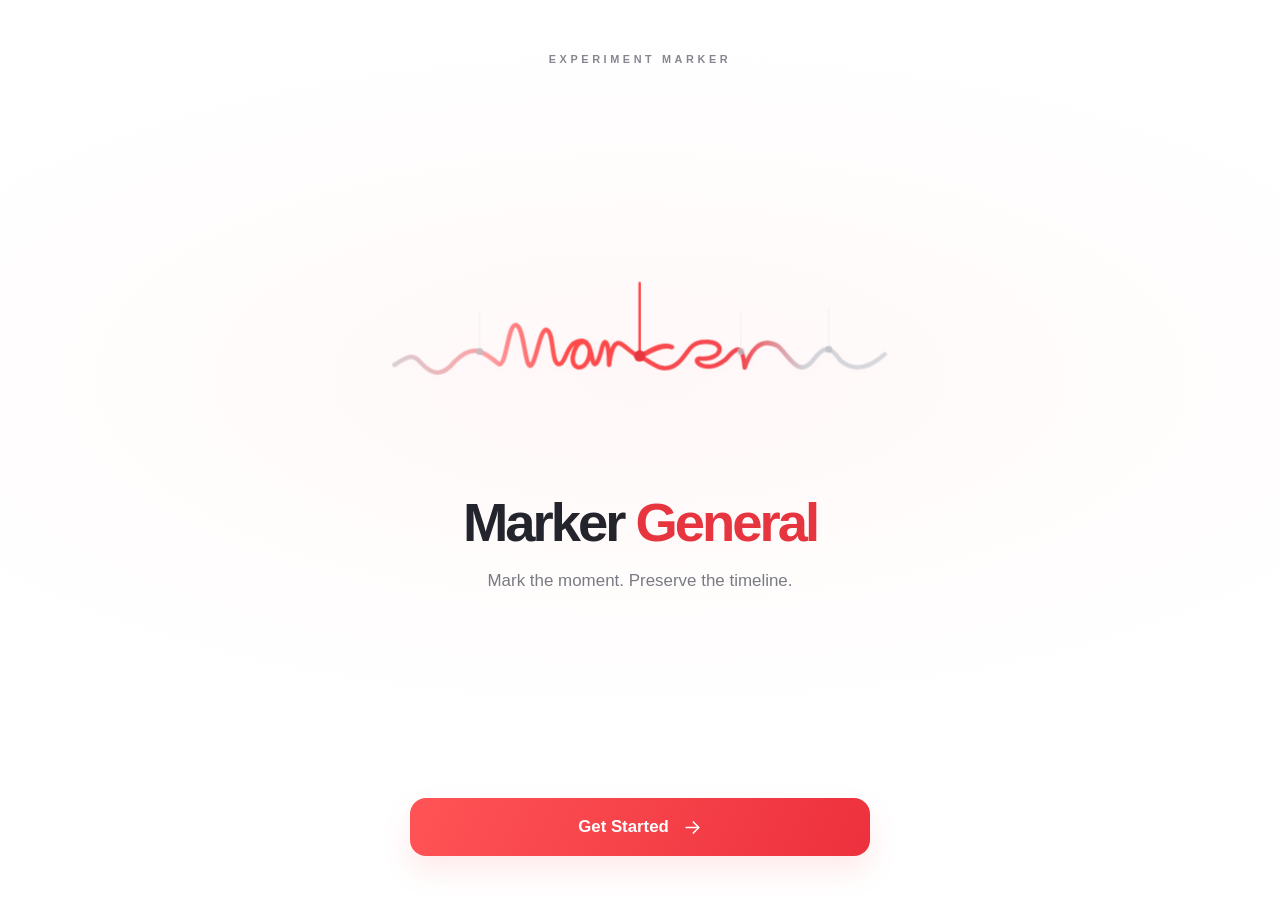
<file: index.html>
<!DOCTYPE html>
<html lang="en">
    <head>
        <link rel="apple-touch-icon" sizes="180x180"
      href="./icons/maryho-180.png">
        <meta charset="UTF-8">
        <meta name="viewport" content="width=device-width, initial-scale=1.0, viewport-fit=cover">
        <title>Experiment Marker General</title>
        <meta name="theme-color" content="#ff4b4b">
        <link rel="manifest" href="manifest.json">
        <link rel="stylesheet" href="style.css">
    </head>
    <body class="app-booting">
        <!-- First-use Welcome is decided AFTER restoring the persistent case. -->
        <div id="welcomeGate" class="welcome-gate" hidden>
            <iframe id="welcomeFrame" class="welcome-frame" title="Experiment Marker welcome" aria-label="Welcome animation"></iframe>
        </div>
        <main class="app">
            <header class="header">
                <div>
                    <div class="eyebrow">EXPERIMENT MARKER</div>
                    <h1>Marker General</h1>
                </div>
                <div id="statusBadge" class="status-badge">READY</div>
            </header>

            <!-- =================================================== READY =================================================== -->
            <section id="readyView" class="view">
                <div class="panel">
                    <label for="caseIdInput">Case ID</label>
                    <input id="caseIdInput" type="text" placeholder="e.g. Case_001" autocomplete="off">
                    <label for="experimentTypeInput">Experiment type</label>
                    <input id="experimentTypeInput" type="text" placeholder="Enter experiment type" autocomplete="off">
                    <label for="eventPresetSelect">Event Preset</label>
                    <select id="eventPresetSelect" class="preset-select" aria-describedby="eventPresetPreview"></select>
                    <div id="eventPresetPreview" class="preset-preview" aria-live="polite"></div>
                    <div class="preset-actions">
                        <button id="newPresetButton" class="utility-button" type="button">+ New Preset</button>
                        <button id="editPresetButton" class="utility-button" type="button">Customize a Copy</button>
                    </div>
                    <button id="startButton" class="primary-button" type="button">START EXPERIMENT</button>
                </div>
                <details class="library-shell" open>
                    <summary>
                        Case Library
                        <span id="libraryCount"></span>
                    </summary>
                    <div id="caseLibrary" class="case-library"></div>
                    <button id="exportAllCsvButton" class="secondary-button" type="button">Export All CSV (.ZIP)</button>
                    <button id="backupLibraryButton" class="secondary-button export-button" type="button">Back Up Case Library</button>
                    <div id="libraryBackupStatus" class="export-note">Archived cases only. The current working case is not included.</div>
                </details>
            </section>

            <!-- =================================================== RUNNING =================================================== -->
            <section id="runningView" class="view hidden">
                <div class="case-strip">
                    <div>
                        <div class="small-label">CASE</div>
                        <div id="runningCaseId" class="case-id"></div>
                    </div>
                    <div class="align-right">
                        <div class="small-label">ACTIVE EVENTS</div>
                        <div id="eventCount" class="count">0</div>
                    </div>
                </div>
                <div class="event-console">
                    <div class="section-title">Mark Event</div>
                    <label for="eventNoteInput">Optional note</label>
                    <input id="eventNoteInput" type="text" placeholder="e.g. difficult trocar, artifact" autocomplete="off">
                    <div id="eventGrid" class="event-grid"></div>
                    <div id="lastRecorded" class="last-recorded hidden">
                        <div>
                            <div class="small-label">LAST ACTIVE EVENT</div>
                            <div id="lastEventName" class="last-event-name"></div>
                        </div>
                        <div id="lastEventElapsed" class="elapsed"></div>
                    </div>
                </div>
                <!-- Calibration -->
                <details class="utility-shell">
                    <summary>Time Calibration</summary>
                    <div class="utility-content">
                        <div class="calibration-grid">
                            <div>
                                <label for="runningReferenceTime">Reference clock</label>
                                <div class="calibration-time-field">
                                    <input id="runningReferenceTime" class="calibration-time-input" type="text" placeholder="HH:MM:SS" autocomplete="off" spellcheck="false">
                                    <button class="calibration-time-trigger" type="button" data-time-target="runningReferenceTime" aria-label="Open time picker">
                                        <svg viewBox="0 0 24 24" aria-hidden="true" focusable="false">
                                            <circle cx="12" cy="12" r="9"></circle>
                                            <path d="M12 7v5l3 2"></path>
                                        </svg>
                                    </button>
                                </div>
                            </div>
                            <div>
                                <label for="runningEegTime">EEG / device clock</label>
                                <div class="calibration-time-field">
                                    <input id="runningEegTime" class="calibration-time-input" type="text" placeholder="HH:MM:SS" autocomplete="off" spellcheck="false">
                                    <button class="calibration-time-trigger" type="button" data-time-target="runningEegTime" aria-label="Open time picker">
                                        <svg viewBox="0 0 24 24" aria-hidden="true" focusable="false">
                                            <circle cx="12" cy="12" r="9"></circle>
                                            <path d="M12 7v5l3 2"></path>
                                        </svg>
                                    </button>
                                </div>
                            </div>
                        </div>
                        <div class="calibration-actions">
                            <button id="runningApplyCalibration" class="utility-button" type="button">Apply Calibration</button>
                            <button id="runningClearCalibration" class="utility-button" type="button">Clear</button>
                        </div>
                        <div id="runningCalibrationStatus" class="calibration-status">Not calibrated</div>
                    </div>
                </details>
                <!-- Timeline -->
                <details class="timeline-shell">
                    <summary>Event Timeline</summary>
                    <div id="timeline" class="timeline"></div>
                </details>
                <div class="correction-actions">
                    <button id="undoButton" class="utility-button" type="button">Undo Last Event</button>
                    <button id="restoreButton" class="utility-button" type="button">Restore</button>
                </div>
                <button id="endButton" class="secondary-button" type="button">End Experiment</button>
            </section>

            <!-- =================================================== COMPLETE =================================================== -->
            <section id="completeView" class="view hidden">
                <div class="complete-card">
                    <div class="small-label">RECORDING COMPLETE</div>
                    <div id="completeCaseId" class="complete-case"></div>
                    <div id="completeSummary" class="complete-summary"></div>
                </div>
                <!-- Calibration -->
                <details class="utility-shell">
                    <summary>Time Calibration</summary>
                    <div class="utility-content">
                        <div class="calibration-grid">
                            <div>
                                <label for="completeReferenceTime">Reference clock</label>
                                <div class="calibration-time-field">
                                    <input id="completeReferenceTime" class="calibration-time-input" type="text" placeholder="HH:MM:SS" autocomplete="off" spellcheck="false">
                                    <button class="calibration-time-trigger" type="button" data-time-target="completeReferenceTime" aria-label="Open time picker">
                                        <svg viewBox="0 0 24 24" aria-hidden="true" focusable="false">
                                            <circle cx="12" cy="12" r="9"></circle>
                                            <path d="M12 7v5l3 2"></path>
                                        </svg>
                                    </button>
                                </div>
                            </div>
                            <div>
                                <label for="completeEegTime">EEG / device clock</label>
                                <div class="calibration-time-field">
                                    <input id="completeEegTime" class="calibration-time-input" type="text" placeholder="HH:MM:SS" autocomplete="off" spellcheck="false">
                                    <button class="calibration-time-trigger" type="button" data-time-target="completeEegTime" aria-label="Open time picker">
                                        <svg viewBox="0 0 24 24" aria-hidden="true" focusable="false">
                                            <circle cx="12" cy="12" r="9"></circle>
                                            <path d="M12 7v5l3 2"></path>
                                        </svg>
                                    </button>
                                </div>
                            </div>
                        </div>
                        <div class="calibration-actions">
                            <button id="completeApplyCalibration" class="utility-button" type="button">Apply Calibration</button>
                            <button id="completeClearCalibration" class="utility-button" type="button">Clear</button>
                        </div>
                        <div id="completeCalibrationStatus" class="calibration-status">Not calibrated</div>
                    </div>
                </details>
                <!-- QC -->
                <div class="complete-section-heading">
                    <div>
                        <div class="small-label">QUALITY CONTROL</div>
                        <div class="section-title compact-title">Event Review</div>
                    </div>
                    <div class="qc-hint">Rename, remove or restore without rewriting event time.</div>
                </div>
                <details class="timeline-shell" open>
                    <summary>Recorded Events</summary>
                    <div id="completeTimeline" class="timeline"></div>
                </details>
                <!-- Export -->
                <div class="finalize-section">
                    <div class="small-label">CASE LIBRARY</div>
                    <div class="section-title compact-title">Archive</div>
                    <button id="saveLibraryButton" class="primary-button export-button" type="button">SAVE TO CASE LIBRARY</button>
                    <div id="librarySaveStatus" class="export-note">Not saved to Case Library.</div>
                    <div class="finalize-divider"></div>
                    <div class="small-label">EXPORT</div>
                    <button id="exportCsvButton" class="secondary-button export-button" type="button">Export CSV</button>
                </div>
                <button id="newCaseButton" class="secondary-button new-case-button" type="button">Discard Case</button>
            </section>
        </main>
        <!-- READY-only preset editor; does not modify a case in progress. -->
        <div id="presetEditorOverlay" class="preset-editor-overlay hidden">
            <section class="preset-editor-dialog" role="dialog" aria-modal="true" aria-labelledby="presetEditorTitle" tabindex="-1">
                <header class="preset-editor-heading">
                    <div>
                        <div class="small-label">GENERAL · EVENT CONFIGURATION</div>
                        <h2 id="presetEditorTitle">Create Preset</h2>
                    </div>
                    <button id="presetEditorClose" class="preset-icon-button" type="button" aria-label="Close editor">×</button>
                </header>
                <label for="presetNameInput">Preset name</label>
                <input id="presetNameInput" type="text" maxlength="60" placeholder="e.g. My Experiment" autocomplete="off">
                <form id="presetAddEventForm" class="preset-add-form">
                    <label for="presetEventInput">Add event</label>
                    <div class="preset-add-row">
                        <input id="presetEventInput" type="text" maxlength="50" placeholder="Enter an event name" autocomplete="off">
                        <button id="presetAddEventButton" class="utility-button" type="submit">+ Add</button>
                    </div>
                </form>
                <div class="preset-editor-preview-heading">
                    <strong>Event Preview</strong>
                    <span id="presetEditorCount" class="small-label">0 EVENTS</span>
                </div>
                <p class="preset-editor-hint">Drag ⠿ to change button order. You can also use ↑ / ↓.</p>
                <div id="presetEditorEvents" class="preset-editor-events" aria-live="polite"></div>
                <div id="presetEditorError" class="preset-editor-error hidden" role="alert"></div>
                <div class="preset-editor-footer">
                    <button id="presetEditorDelete" class="preset-danger-button hidden" type="button">Delete Preset</button>
                    <div class="preset-editor-main-actions">
                        <button id="presetEditorCancel" class="utility-button" type="button">Cancel</button>
                        <button id="presetEditorSave" class="primary-button" type="button">Save Preset</button>
                    </div>
                </div>
                <p class="preset-editor-hint">Saved locally on this device. Case Library backups do not include custom preset settings.</p>
            </section>
        </div>
        <script src="storage.js"></script>
        <script src="app.js"></script>
        <script>
            if ("serviceWorker" in navigator && !["localhost", "127.0.0.1"].includes(location.hostname)) {
                window.addEventListener("load", () => {
                    navigator.serviceWorker.register("./service-worker.js").then((registration) => {
                        console.log("Experiment Marker service worker registered:", registration.scope);
                    }).catch((error) => {
                        console.error("Service worker registration failed:", error);
                    });
                });
            }
        </script>
    </body>
</html>
</file>
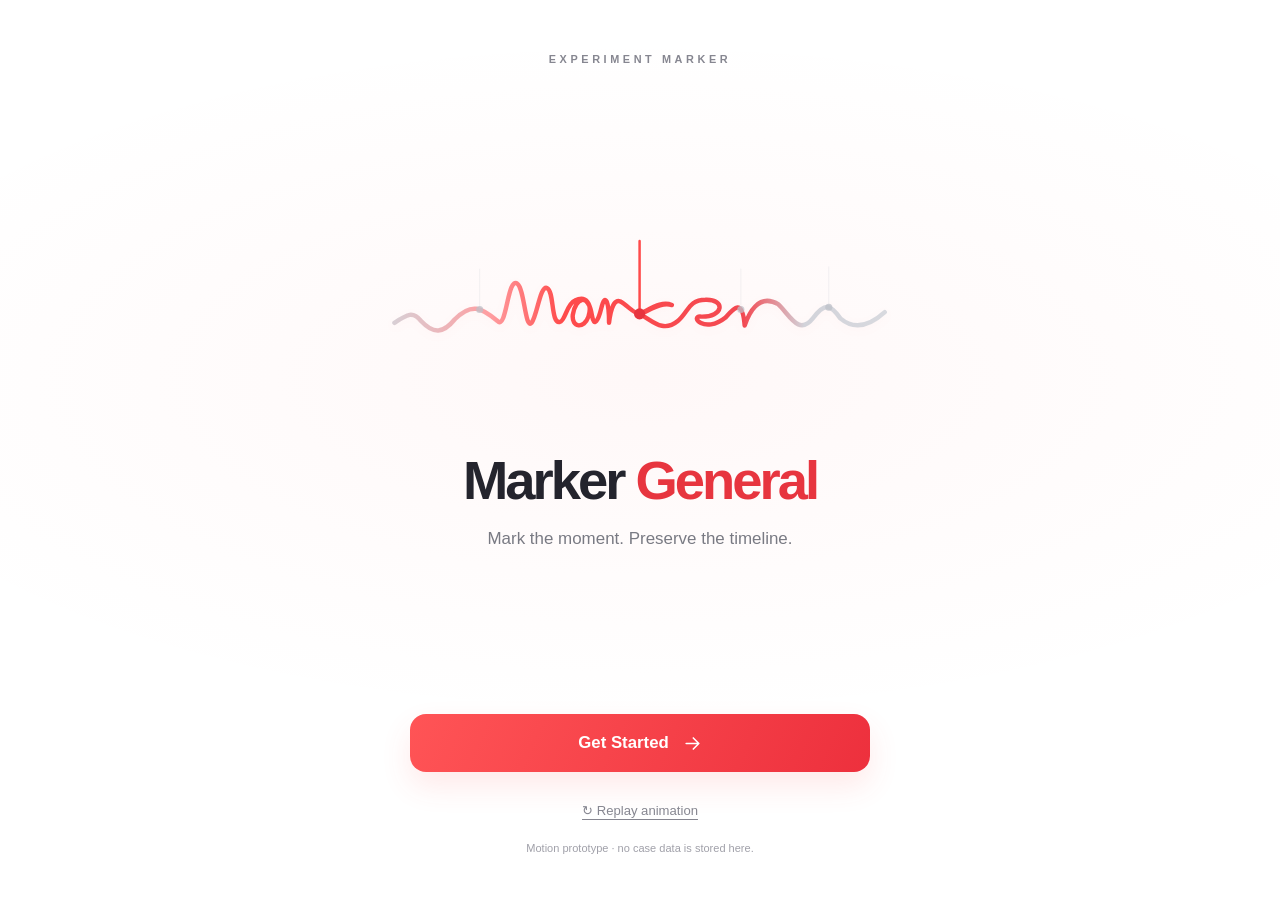
<file: welcome.html>
<!doctype html>
<html lang="en">
<head>
  <meta charset="utf-8">
  <meta name="viewport" content="width=device-width, initial-scale=1, viewport-fit=cover">
  <meta name="theme-color" content="#ffffff">
  <title>Experiment Marker · Welcome</title>
  <style>
    :root {
      --accent: #ff4b4b;
      --accent-deep: #e7353f;
      --ink: #24242d;
      --muted: #868690;
      --border: rgba(36,36,45,.12);
      --draw-time: 1200ms;        /* SVG 曲线画出来所需时间 */
      --marker-delay: 1270ms;     /* 红色标记线开始下落 */
      --ripple-delay: 1650ms;    /* 轻微扩散开始 */
      --title-delay: 1470ms;     /* 品牌文案开始呈现 */
    }
    * { box-sizing: border-box; }
    html { min-height: 100%; background: #fff; }
    body {
      margin: 0;
      min-height: 100svh;
      color: var(--ink);
      font: 16px/1.4 -apple-system, BlinkMacSystemFont, "Segoe UI", sans-serif;
      background: radial-gradient(ellipse 86% 50% at 50% 42%, rgba(255,75,75,.038), transparent 77%), #fff;
      -webkit-font-smoothing: antialiased;
    }
    button { font: inherit; cursor: pointer; touch-action: manipulation; }
    button:focus-visible { outline: 3px solid var(--accent); outline-offset: 4px; }
    .screen {
      width: min(100%, 510px);
      min-height: 100svh;
      margin-inline: auto;
      padding: max(52px, calc(env(safe-area-inset-top) + 32px)) 25px max(44px, calc(env(safe-area-inset-bottom) + 34px));
    }
    .welcome {
      display: flex;
      flex-direction: column;
      align-items: center;
      text-align: center;
      min-height: calc(100svh - max(52px, calc(env(safe-area-inset-top) + 32px)) - max(44px, calc(env(safe-area-inset-bottom) + 34px)));
    }
    .eyebrow {
      color: var(--muted);
      font-size: .68rem;
      font-weight: 750;
      letter-spacing: .33em;
      white-space: nowrap;
    }
    /* 中间的曲线与标题组成一个整体 Hero，而非由曲线单独撑开屏幕。 */
    .hero {
      display: flex;
      flex: 1 1 auto;
      flex-direction: column;
      justify-content: center;
      align-items: center;
      gap: clamp(26px, 4vh, 46px);
      width: 100%;
      min-height: 0;
      padding-block: clamp(16px, 3vh, 32px);
    }
    .artwork { width: 100%; margin: 0; flex: 0 0 auto; }
    .motion-graphic { display: block; width: 112%; max-width: none; margin-left: -6%; overflow: visible; }
    .trace {
      fill: none;
      stroke: url(#traceGradient);
      stroke-width: 5;
      stroke-linecap: round;
      stroke-linejoin: round;
      stroke-dasharray: 1000;
      stroke-dashoffset: 0;
      filter: drop-shadow(0 3px 5px rgba(255,75,75,.035));
    }
    .guide { stroke: #d6d7dd; stroke-width: 1; opacity: .36; }
    .quiet-dot { fill: #bdc0c8; opacity: .75; }
    .marker-line { stroke: var(--accent); stroke-width: 2.8; stroke-linecap: round; }
    .marker-dot { fill: var(--accent-deep); transform-box: fill-box; transform-origin: center; }
    .ripple { fill: none; stroke: var(--accent); stroke-width: 2; opacity: 0; transform-box: fill-box; transform-origin: center; }
    .brand { width: 100%; margin: 0; }
    h1 { margin: 0; font-size: clamp(2.25rem, 9.4vw, 3.4rem); line-height: 1.08; letter-spacing: -.055em; font-weight: 780; }
    h1 .accent { color: var(--accent-deep); }
    .tagline { margin: 16px 0 0; color: #797a83; font-size: clamp(.93rem, 3.4vw, 1.06rem); line-height: 1.4; }
    .bottom {
      margin-top: 0;
      padding-top: clamp(22px, 4vh, 40px);
      width: 100%;
    }
    .primary {
      display: flex; align-items: center; justify-content: center; gap: 14px;
      width: 100%; min-height: 58px; border: 0; border-radius: 16px;
      color: #fff; font-size: 1.05rem; font-weight: 700;
      background: linear-gradient(115deg, #ff5456, #ed303d);
      box-shadow: 0 14px 30px rgba(255,75,75,.12);
      transition: transform 120ms ease, filter 120ms ease;
    }
    .primary:active, .primary.is-leaving { transform: scale(.985); filter: brightness(.96); }
    .primary svg { width: 19px; height: 19px; fill: none; stroke: currentColor; stroke-width: 2; stroke-linecap: round; stroke-linejoin: round; }
    .replay {
      margin-top: 20px; padding: 10px 16px; border: 0; background: transparent;
      color: var(--muted); font-size: .82rem; text-decoration: underline; text-underline-offset: 4px;
    }
    .note { margin: 10px 0 0; color: #a0a0a9; font-size: .69rem; }
    .sr-only { position: absolute; width: 1px; height: 1px; padding: 0; margin: -1px; overflow: hidden; clip: rect(0,0,0,0); white-space: nowrap; border: 0; }
    [hidden] { display: none !important; }
    /* 只对 welcome 页面重播动效；不会影响正式应用的业务状态。 */
    .is-playing .trace {
      animation: drawTrace var(--draw-time) cubic-bezier(.22,.7,.22,1) both;
    }
    .is-playing .guide { animation: guideAppear 450ms ease 970ms both; }
    .is-playing .quiet-dot { animation: dotAppear 450ms ease 970ms both; }
    .is-playing .marker-line {
      transform-box: fill-box; transform-origin: top center;
      animation: markerFall 345ms cubic-bezier(.2,.9,.3,1.05) var(--marker-delay) both;
    }
    .is-playing .marker-dot { animation: markerAppear 210ms ease 1590ms both; }
    /* forwards 避免在 animation-delay 期间预先露出一圈空心红环。 */
    .is-playing .ripple.one { animation: ring 750ms ease-out var(--ripple-delay) forwards; }
    .is-playing .ripple.two { animation: ring 800ms ease-out 1750ms forwards; }
    .is-playing .brand { animation: riseIn 580ms ease var(--title-delay) both; }
    .is-playing .bottom { animation: riseIn 520ms ease 1830ms both; }
    @keyframes drawTrace { from { stroke-dashoffset: 1000; opacity: .25; } to { stroke-dashoffset: 0; opacity: 1; } }
    @keyframes guideAppear { from { opacity: 0; } to { opacity: .36; } }
    @keyframes dotAppear { from { opacity: 0; } to { opacity: .75; } }
    @keyframes markerFall { from { opacity: 0; transform: translateY(-14px) scaleY(.26); } to { opacity: 1; transform: translateY(0) scaleY(1); } }
    @keyframes markerAppear { from { opacity: 0; transform: scale(.4); } to { opacity: 1; transform: scale(1); } }
    @keyframes ring { 0% { opacity: .46; transform: scale(.35); } 100% { opacity: 0; transform: scale(1.75); } }
    @keyframes riseIn { from { opacity: 0; transform: translateY(12px); } to { opacity: 1; transform: translateY(0); } }
    /* Demo destination: only to test screen transition, NOT the real READY page. */
    .destination {
      min-height: calc(100svh - 90px);
      display: flex; flex-direction: column; justify-content: center;
      text-align: left;
    }
    .destination .eyebrow { letter-spacing: .14em; }
    .destination h2 { font-size: 2.5rem; letter-spacing: -.05em; margin: 12px 0 26px; }
    .destination .card { border: 1px solid var(--border); background: #fff; border-radius: 18px; padding: 22px; }
    .destination .card p { color: var(--muted); line-height: 1.6; }
    .destination .card .primary { margin-top: 28px; }
    .destination .back { margin-top: 22px; border: 0; background: transparent; color: #777783; align-self: center; }
    @media (max-height: 660px) {
      .screen { padding-top: max(22px, env(safe-area-inset-top)); padding-bottom: max(12px, env(safe-area-inset-bottom)); }
      .welcome { min-height: calc(100svh - 40px); }
      .hero { gap: 15px; padding-block: 10px; }
      .bottom { padding-top: 16px; }
      .replay { margin-top: 8px; }
      .tagline { margin-top: 9px; }
    }
    @media (prefers-reduced-motion: reduce) {
      *, *::before, *::after { animation-duration: .01ms !important; animation-delay: 0ms !important; transition-duration: .01ms !important; }
      .ripple { display: none; }
    }
  </style>
</head>
<body>
  <main class="screen">
    <section id="welcome" class="welcome is-playing" aria-label="Experiment Marker welcome">
      <div class="eyebrow">EXPERIMENT MARKER</div>
      <div class="hero">
      <div class="artwork">
        <svg class="motion-graphic" viewBox="0 0 580 250" role="img" aria-labelledby="waveTitle waveDesc">
          <title id="waveTitle">Event marker handwritten waveform</title>
          <desc id="waveDesc">An abstract pen stroke, reminiscent of writing Marker, becomes a time series and receives a red event marker.</desc>
          <defs>
            <linearGradient id="traceGradient" x1="0" y1="0" x2="580" y2="0" gradientUnits="userSpaceOnUse">
              <stop offset="0%" stop-color="#d4d5db"/>
              <stop offset="21%" stop-color="#ff9da0"/>
              <stop offset="35%" stop-color="#ff4b4b"/>
              <stop offset="70%" stop-color="#f34851"/>
              <stop offset="82%" stop-color="#d2d3da"/>
              <stop offset="100%" stop-color="#d9dadf"/>
            </linearGradient>
          </defs>
          <!-- 三个辅助标记只显示灰色，落点由脚本自动吸附到曲线上。 -->
          <!-- v6：主体笔迹仍是一条连续路径；k 的竖笔不在此路径中。
               先描绘 mar<er，最后才由居中的红色 marker-line 补齐 k。 -->
          <path id="signatureTrace" class="trace" pathLength="1000"
            d="M 14 145
               C 29 135 35 132 44 143
               C 58 158 69 157 82 141
               C 101 122 112 128 130 143
               C 140.4 154 141.2 92 152.4 101
               C 160.4 107 161.2 153 168.4 145
               C 174.8 137 178 102 186 106
               C 194 110 190 147 200.4 144
               C 206 143 208.4 123 217.2 120
               C 229.2 114 237.2 123 232.4 138
               C 227.6 152 213.2 151 214.8 136
               C 218 116 232.4 111 236.4 137
               C 238.8 151 243.6 142 246.8 129
               C 251.6 109 255.6 123 255.6 145
               C 257.2 131 261.2 114 271.6 123
               C 280.8 130 285 135 290 135
               C 303 129 315 120 326.3 125
               C 314 121 300 132 290 135
               C 304 142 316 157 333 143
               C 345.1 133 345.1 119 364 119
               C 386.8 118 385.5 139 358.6 138
               C 346.5 137 362.6 158 386.8 139
               C 396.2 128 405.7 117 408.3 148
               C 412.4 136 423.1 111 446 124
               C 459 136 469 160 485 140
               C 498 123 504 123 516 140
               C 529 151 545 152 566 133"/>
          <!-- 参考竖线终止于对应曲线位置，圆点也紧贴曲线。 -->
          <g class="signal-reference" data-x="110" data-near-y="110" aria-hidden="true">
            <line class="guide" x1="110" y1="63" x2="110" y2="110"/>
            <circle class="quiet-dot" cx="110" cy="110" r="4"/>
          </g>
          <g class="signal-reference" data-x="404" data-near-y="138" aria-hidden="true">
            <line class="guide" x1="404" y1="75" x2="404" y2="138"/>
            <circle class="quiet-dot" cx="404" cy="138" r="4"/>
          </g>
          <g class="signal-reference" data-x="503" data-near-y="139" aria-hidden="true">
            <line class="guide" x1="503" y1="67" x2="503" y2="139"/>
            <circle class="quiet-dot" cx="503" cy="139" r="4"/>
          </g>
          <!-- 中央红线 x=290 固定；它是 k 的唯一竖笔，结尾才落下。 -->
          <g id="centerEventMarker" aria-hidden="true">
            <line class="marker-line" x1="290" y1="40" x2="290" y2="124"/>
            <circle class="ripple one" cx="290" cy="124" r="30"/>
            <circle class="ripple two" cx="290" cy="124" r="30"/>
            <circle class="marker-dot" cx="290" cy="124" r="6.3"/>
          </g>
        </svg>
      </div>
      <div class="brand">
        <h1>Marker <span class="accent">General</span></h1>
        <p class="tagline">Mark the moment. Preserve the timeline.</p>
      </div>
      </div><!-- /hero -->
      <div class="bottom">
        <button class="primary" id="getStarted" type="button">
          Get Started
          <svg viewBox="0 0 24 24" aria-hidden="true"><path d="M4 12h16m-7-7 7 7-7 7"/></svg>
        </button>
        <button class="replay" id="replay" type="button" aria-label="Replay welcome animation">↻ Replay animation</button>
        <p class="note">Motion prototype · no case data is stored here.</p>
      </div>
    </section>
    <section id="destination" class="destination" hidden aria-labelledby="readyHeading">
      <div class="eyebrow">EXPERIMENT MARKER · PROTOTYPE</div>
      <h2 id="readyHeading">READY</h2>
      <div class="card">
        <strong>Welcome transition complete.</strong>
        <p>This is only a demonstration of the first-run welcome screen. In the finished General PWA, Get Started will lead into the existing READY view without touching stored cases.</p>
        <button id="goBack" class="primary" type="button">Back to Welcome</button>
      </div>
    </section>
  </main>
  <script>
    "use strict";
    const isEmbeddedWelcome = window.parent !== window;
    if (isEmbeddedWelcome) {
      document.querySelector("#replay").hidden = true;
      document.querySelector(".note").hidden = true;
    }
    const welcome = document.querySelector("#welcome");
    const destination = document.querySelector("#destination");
    const replayButton = document.querySelector("#replay");
    const signatureTrace = document.querySelector("#signatureTrace");

    // 页面启动时只抽样一次 SVG 路径，避免在每个标记上反复计算。
    // 找出路径与指定 X 的交点。遇到字母回环时，用 nearY 选取对应笔画。
    const traceSamples = (() => {
      const samples = [];
      const length = signatureTrace.getTotalLength();
      const steps = 320;
      for (let i = 0; i <= steps; i++) {
        samples.push(signatureTrace.getPointAtLength(length * i / steps));
      }
      return samples;
    })();
    function pointOnTraceAtX(targetX, preferredY) {
      const crossings = [];
      let nearest = traceSamples[0];
      let nearestDistance = Infinity;
      for (let i = 1; i < traceSamples.length; i++) {
        const last = traceSamples[i - 1];
        const point = traceSamples[i];
        const distance = Math.abs(point.x - targetX);
        if (distance < nearestDistance) { nearest = point; nearestDistance = distance; }
        if ((last.x - targetX) * (point.x - targetX) <= 0 && point.x !== last.x) {
          const fraction = (targetX - last.x) / (point.x - last.x);
          crossings.push({ x: targetX, y: last.y + fraction * (point.y - last.y) });
        }
      }
      if (!crossings.length) return nearest;
      return crossings.reduce((chosen, point) =>
        Math.abs(point.y - preferredY) < Math.abs(chosen.y - preferredY) ? point : chosen);
    }

    function alignGuidesToCurve() {
      document.querySelectorAll(".signal-reference").forEach((group) => {
        const x = Number(group.dataset.x);
        const { y } = pointOnTraceAtX(x, Number(group.dataset.nearY));
        const guide = group.querySelector("line");
        guide.setAttribute("y1", (y - 46).toFixed(2));
        guide.setAttribute("y2", y.toFixed(2));
        group.querySelector("circle").setAttribute("cy", y.toFixed(2));
      });
      const centerX = 290; // SVG viewBox 宽 580，故居中 X = 580 / 2
      const { y } = pointOnTraceAtX(centerX, 135); // k 的 < 形斜臂交汇处；红线最后补笔
      const marker = document.querySelector("#centerEventMarker");
      const redLine = marker.querySelector("line");
      redLine.setAttribute("y1", (y - 82).toFixed(2));
      redLine.setAttribute("y2", y.toFixed(2));
      marker.querySelectorAll("circle").forEach((circle) => circle.setAttribute("cy", y.toFixed(2)));
    }
    alignGuidesToCurve();

    function replayMotion() {
      // 删除并重新添加 class，要求浏览器重新计算样式，确保 CSS 动画从头播放。
      welcome.classList.remove("is-playing");
      void welcome.offsetWidth;
      welcome.classList.add("is-playing");
    }
    replayButton.addEventListener("click", replayMotion);
    const getStartedButton = document.querySelector("#getStarted");
    let isLeaving = false;
    getStartedButton.addEventListener("click", () => {
      if (isLeaving) return;
      isLeaving = true;
      getStartedButton.classList.add("is-leaving");
      // 浏览器若支持且允许，在真实用户点击后尝试短震动；iPhone Safari 通常不支持。
      if (typeof navigator.vibrate === "function") navigator.vibrate(12);
      if (isEmbeddedWelcome) {
        const reducedMotion = window.matchMedia && window.matchMedia("(prefers-reduced-motion: reduce)").matches;
        window.setTimeout(() => {
          window.parent.postMessage({ type: "experiment-marker-welcome-complete", version: 1 },
            window.location.protocol === "file:" ? "*" : window.location.origin);
        }, reducedMotion ? 0 : 90); // Allow the press feedback to be seen before the crossfade.
        return;
      }
      welcome.hidden = true;
      destination.hidden = false;
      document.querySelector("#goBack").focus({ preventScroll: true });
    });
    document.querySelector("#goBack").addEventListener("click", () => {
      destination.hidden = true;
      welcome.hidden = false;
      isLeaving = false;
      getStartedButton.classList.remove("is-leaving");
      replayMotion();
      replayButton.focus({ preventScroll: true });
    });
  </script>
</body>
</html>
</file>
<file: style.css>
:root {
    --accent: #ff4b4b;
    --accent-selected: #c9343c;
    --background: #ffffff;
    --surface: #f7f7f8;
    --text: #24242d;
    --muted: #868690;
    --border: rgba(30, 30, 40, 0.14);
    --radius: 14px;
}

* {
    box-sizing: border-box;
}

body {
    margin: 0;
    background: var(--background);
    color: var(--text);
    font-family: -apple-system, BlinkMacSystemFont, "Segoe UI", sans-serif;
}

button, input {
    font: inherit;
}

button {
    touch-action: manipulation;
}

.app {
    width: min(760px, 100%);
    margin: 0 auto;
    padding: max(24px, env(safe-area-inset-top)) 18px max(40px, env(safe-area-inset-bottom));
}

/* ========================================================= HEADER ========================================================= */

.header {
    display: flex;
    align-items: flex-start;
    justify-content: space-between;
    gap: 20px;
    margin-bottom: 30px;
}

.eyebrow, .small-label {
    font-size: 0.68rem;
    font-weight: 750;
    letter-spacing: 0.10em;
    color: var(--muted);
}

h1 {
    margin: 5px 0 0;
    font-size: 2rem;
    letter-spacing: -0.04em;
}

.status-badge {
    margin-top: 3px;
    font-size: 0.72rem;
    font-weight: 750;
    letter-spacing: 0.08em;
}

/* ========================================================= COMMON ========================================================= */

.hidden {
    display: none !important;
}

.panel, .event-console, .complete-card {
    border: 1px solid var(--border);
    border-radius: var(--radius);
    padding: 18px;
}

label {
    display: block;
    margin: 16px 0 7px;
    font-size: 0.82rem;
    font-weight: 650;
}

label:first-child {
    margin-top: 0;
}

input {
    width: 100%;
    min-height: 48px;
    padding: 0 14px;
    border: 1px solid var(--border);
    border-radius: 11px;
    background: var(--surface);
    color: var(--text);
    outline: none;
    font-size: 16px;
}

input:focus {
    border-color: var(--accent);
}

/* General · READY preset selection and read-only event preview */
.preset-select {
    width: 100%;
    min-height: 48px;
    padding: 0 44px 0 14px;
    border: 1px solid var(--border);
    border-radius: 11px;
    background-color: var(--surface);
    color: var(--text);
    font: inherit;
    font-size: 16px;

    appearance: none;
    -webkit-appearance: none;

    background-image: url("data:image/svg+xml,%3Csvg xmlns='http://www.w3.org/2000/svg' width='16' height='16' viewBox='0 0 24 24' fill='none' stroke='%2324242d' stroke-width='2' stroke-linecap='round' stroke-linejoin='round'%3E%3Cpath d='m6 9 6 6 6-6'/%3E%3C/svg%3E");
    background-repeat: no-repeat;
    background-position: right 12px center;
    background-size: 16px;
}

.preset-select:focus {
    outline: 2px solid var(--accent);
    outline-offset: 1px;
}

.preset-preview {
    margin-top: 10px;
    padding: 12px;
    border-radius: 11px;
    background: var(--surface);
}

.preset-preview-summary {
    color: var(--muted);
    font-size: 0.75rem;
    line-height: 1.45;
}

.preset-preview-tags {
    display: flex;
    flex-wrap: wrap;
    gap: 6px;
    margin-top: 10px;
}

.preset-preview-tag {
    padding: 5px 8px;
    border: 1px solid var(--border);
    border-radius: 7px;
    background: var(--background);
    font-size: 0.72rem;
    overflow-wrap: anywhere;
}

/* General · Custom preset editor. Mobile-first, offline, no dependencies. */
.preset-actions { display: flex; gap: 9px; margin-top: 10px; }
.preset-actions .utility-button { flex: 1; min-width: 0; font-size: 0.82rem; }
.preset-editor-open { overflow: hidden; }
.preset-editor-overlay {
    position: fixed; inset: 0; z-index: 1000;
    display: flex; justify-content: center; align-items: center;
    padding: max(14px, env(safe-area-inset-top)) 14px max(14px, env(safe-area-inset-bottom));

    background: rgba(20, 20, 28, 0.50);
    -webkit-backdrop-filter: blur(7px);
    backdrop-filter: blur(7px);
}
.preset-editor-dialog {
    width: min(540px, 100%); max-height: 100%; overflow-y: auto;
    background: var(--background); color: var(--text);
    border-radius: 18px; padding: 20px;
    overscroll-behavior: contain; box-shadow: 0 22px 60px rgba(0,0,0,.22);
}
.preset-editor-heading, .preset-editor-preview-heading, .preset-editor-footer, .preset-editor-main-actions {
    display: flex; align-items: center; justify-content: space-between; gap: 10px;
}
.preset-editor-heading h2 { margin: 5px 0 2px; font-size: 1.32rem; }
.preset-icon-button {
    width: 38px; min-width: 38px; height: 38px; border: 1px solid var(--border);
    border-radius: 10px; background: var(--surface); color: var(--text);
    font-size: 1.4rem; cursor: pointer;
}
.preset-add-form { margin-top: 8px; }
.preset-add-row { display: flex; gap: 9px; }
.preset-add-row input { min-width: 0; flex: 1; }
.preset-add-row .utility-button { white-space: nowrap; }
.preset-editor-preview-heading { margin-top: 24px; }
.preset-editor-preview-heading strong { font-size: 0.95rem; }
.preset-editor-hint { font-size: 0.75rem; line-height: 1.5; color: var(--muted); margin: 8px 0; }
.preset-editor-events { display: flex; flex-direction: column; gap: 8px; margin-top: 11px; }
.preset-event-item {
    display: flex; align-items: center; gap: 5px; min-height: 52px; padding: 5px 6px;
    border: 1px solid var(--border); border-radius: 11px; background: var(--surface);
}
.preset-event-name { flex: 1; min-width: 0; font-size: 0.82rem; font-weight: 650; overflow-wrap: anywhere; padding: 3px; }
.preset-drag-handle {
    width: 34px; min-width: 34px; min-height: 38px; border: none; border-radius: 8px;
    background: transparent; color: var(--muted); font-size: 1.5rem;
    cursor: grab; touch-action: none; user-select: none; -webkit-user-select: none;
}
.preset-row-action {
    width: 31px; min-width: 31px; height: 36px; padding: 0; border: 1px solid var(--border);
    border-radius: 8px; background: var(--background); color: var(--text);
    font-size: 1rem; font-weight: 650; cursor: pointer;
}
.preset-row-action:disabled { opacity: .3; cursor: default; }
.preset-inline-input { flex: 1; min-width: 0; min-height: 38px; padding: 0 8px; font-size: 16px; }
.preset-drag-origin { opacity: 0.55; border-color: var(--accent); }
.preset-drop-target { outline: 2px solid var(--accent); outline-offset: 1px; }
.preset-empty-message { padding: 14px; text-align: center; color: var(--muted); font-size: 0.82rem; }
.preset-editor-error { margin-top: 14px; padding: 10px; color: #9d182b; background: #fff0f1; border-radius: 9px; font-size: 0.8rem; }
.preset-editor-footer { border-top: 1px solid var(--border); padding-top: 14px; margin-top: 20px; align-items: flex-end; }
.preset-editor-main-actions { margin-left: auto; }
.preset-editor-main-actions .primary-button { margin-top: 0; width: auto; min-width: 120px; padding: 0 14px; }
.preset-danger-button { border: none; background: transparent; color: #b6202a; font-size: 0.8rem; font-weight: 700; padding: 10px 0; cursor: pointer; }
@media (max-width: 400px) {
    .preset-editor-dialog { padding: 14px; }
    .preset-event-item { gap: 3px; padding: 4px; }
    .preset-row-action { width: 29px; min-width: 29px; }
    .preset-editor-footer { flex-wrap: wrap; }
}

/* ========================================================= BUTTONS ========================================================= */

.primary-button, .secondary-button {
    width: 100%;
    min-height: 50px;
    border-radius: 11px;
    font-weight: 700;
    cursor: pointer;
}

.primary-button {
    margin-top: 22px;
    border: none;
    background: var(--accent);
    color: white;
}

.secondary-button {
    margin-top: 18px;
    border: 1px solid var(--border);
    background: transparent;
    color: var(--text);
}

.utility-button {
    min-height: 44px;
    padding: 0 14px;
    border: 1px solid var(--border);
    border-radius: 10px;
    background: var(--surface);
    color: var(--text);
    font-weight: 650;
    cursor: pointer;
}

.utility-button:disabled {
    opacity: 0.38;
    cursor: default;
}

.mini-button {
    min-height: 36px;
    padding: 0 12px;
    border: 1px solid var(--border);
    border-radius: 9px;
    background: var(--surface);
    color: var(--text);
    font-size: 0.78rem;
    font-weight: 650;
    cursor: pointer;
}

.mini-button:active, .utility-button:active, .primary-button:active, .secondary-button:active {
    transform: scale(0.98);
}

/* ========================================================= RUNNING ========================================================= */

.case-strip {
    display: flex;
    justify-content: space-between;
    align-items: center;
    margin-bottom: 14px;
    padding: 0 2px;
}

.case-id {
    margin-top: 3px;
    font-size: 1.1rem;
    font-weight: 720;
}

.count {
    margin-top: 3px;
    font-size: 1.05rem;
    font-weight: 700;
}

.align-right {
    text-align: right;
}

.section-title {
    margin-bottom: 16px;
    font-size: 1.35rem;
    font-weight: 760;
    letter-spacing: -0.025em;
}

.compact-title {
    margin: 3px 0 0;
    font-size: 1.12rem;
}

/* ========================================================= EVENT GRID ========================================================= */

.event-grid {
    display: grid;
    grid-template-columns: repeat( 2, minmax(0, 1fr) );
    gap: 10px;
    margin-top: 18px;
}

.event-button {
    min-height: 58px;
    padding: 8px;
    border: none;
    border-radius: 12px;
    background: var(--accent);
    color: white;
    font-size: 0.95rem;
    font-weight: 680;
    cursor: pointer;
    transition: transform 70ms ease, background 100ms ease;
}

.event-button:active {
    transform: scale(0.97);
}

.event-button.selected {
    background: var(--accent-selected);
}

/* ========================================================= LAST RECORDED ========================================================= */

.last-recorded {
    display: flex;
    justify-content: space-between;
    align-items: center;
    gap: 14px;
    margin-top: 18px;
    padding-top: 14px;
    border-top: 1px solid var(--border);
}

.last-event-name {
    margin-top: 3px;
    font-weight: 700;
}

.elapsed {
    font-family: ui-monospace, SFMono-Regular, Menlo, monospace;
    font-weight: 680;
    font-variant-numeric: tabular-nums;
}

/* ========================================================= COLLAPSIBLE SHELLS ========================================================= */

.timeline-shell, .utility-shell {
    margin-top: 14px;
    border: 1px solid var(--border);
    border-radius: var(--radius);
    overflow: hidden;
}

.timeline-shell summary, .utility-shell summary {
    min-height: 50px;
    display: flex;
    align-items: center;
    padding: 0 16px;
    font-weight: 680;
    cursor: pointer;
}

.utility-content {
    padding: 0 14px 14px;
    border-top: 1px solid var(--border);
}

/* ========================================================= CALIBRATION ========================================================= */

.utility-content {
    padding: 16px 14px 16px;
    border-top: 1px solid var(--border);
}

.calibration-grid {
    display: grid;
    grid-template-columns: 1fr;
    gap: 16px;
}

.calibration-grid > div {
    display: flex;
    flex-direction: column;
    gap: 8px;
}

.calibration-grid label {
    margin: 0;
    font-size: 0.82rem;
    font-weight: 650;
    line-height: 1.25;
}

.calibration-actions {
    display: flex;
    gap: 8px;
    margin-top: 16px;
}

.calibration-actions .utility-button:first-child {
    flex: 1;
}

.calibration-status {
    margin-top: 14px;
    padding: 11px 12px;
    border-radius: 10px;
    background: var(--surface);
    color: var(--muted);
    font-size: 0.8rem;
    line-height: 1.45;
}

/* ========================================================= RUNNING CORRECTIONS ========================================================= */

.correction-actions {
    display: grid;
    grid-template-columns: repeat( 2, minmax(0, 1fr) );
    gap: 8px;
    margin-top: 10px;
}

/* ========================================================= TIMELINE ========================================================= */

.timeline {
    padding: 0 14px 14px;
}

.timeline-empty {
    padding: 10px 0;
    color: var(--muted);
    font-size: 0.85rem;
}

.timeline-item {
    padding: 13px 0;
    border-top: 1px solid var(--border);
}

.timeline-main-row {
    display: flex;
    justify-content: space-between;
    align-items: flex-start;
    gap: 16px;
}

.timeline-main {
    min-width: 0;
}

.timeline-item.removed .timeline-main-row {
    opacity: 0.52;
}

.timeline-name-row {
    display: flex;
    align-items: center;
    flex-wrap: wrap;
    gap: 7px;
}

.timeline-name {
    font-weight: 650;
    overflow-wrap: anywhere;
}

.status-chip {
    padding: 2px 6px;
    border: 1px solid var(--border);
    border-radius: 999px;
    font-size: 0.61rem;
    font-weight: 750;
    letter-spacing: 0.06em;
}

.timeline-meta {
    margin-top: 4px;
    color: var(--muted);
    font-size: 0.75rem;
    line-height: 1.5;
}

.timeline-time {
    flex: 0 0 auto;
    font-family: ui-monospace, SFMono-Regular, Menlo, monospace;
    font-size: 0.82rem;
    font-variant-numeric: tabular-nums;
}

.timeline-actions {
    display: flex;
    flex-wrap: wrap;
    gap: 7px;
    margin-top: 10px;
}

/* ========================================================= COMPLETE ========================================================= */

.complete-card {
    margin-bottom: 14px;
}

.complete-case {
    margin-top: 5px;
    font-size: 1.45rem;
    font-weight: 760;
}

.complete-summary {
    margin-top: 8px;
    color: var(--muted);
    font-size: 0.86rem;
}

.complete-section-heading {
    display: flex;
    justify-content: space-between;
    align-items: flex-end;
    gap: 16px;
    margin-top: 26px;
}

.qc-hint {
    max-width: 290px;
    color: var(--muted);
    font-size: 0.76rem;
    line-height: 1.45;
    text-align: right;
}

.finalize-section {
    margin-top: 28px;
    padding-top: 22px;
    border-top: 1px solid var(--border);
}

.export-button {
    margin-top: 14px;
}

.export-note {
    margin-top: 9px;
    color: var(--muted);
    font-size: 0.75rem;
    line-height: 1.45;
}

.new-case-button {
    margin-top: 22px;
}

/* ========================================================= WIDER SCREENS ========================================================= */

@media (min-width: 700px) {
    .event-grid {
        grid-template-columns: repeat( 3, minmax(0, 1fr) );
    }

    .calibration-grid {
        grid-template-columns: repeat( 2, minmax(0, 1fr) );
        gap: 12px;
    }
}

/* ========================================================= PHONE ========================================================= */

@media (max-width: 600px) {
    .complete-section-heading {
        display: block;
    }

    .qc-hint {
        margin-top: 6px;
        max-width: none;
        text-align: left;
    }
}

/* ========================================================= CASE LIBRARY ========================================================= */

.library-shell {
    margin-top: 18px;
    border: 1px solid var(--border);
    border-radius: var(--radius);
    overflow: hidden;
}

.library-shell summary {
    min-height: 50px;
    display: flex;
    align-items: center;
    gap: 6px;
    padding: 0 16px;
    font-weight: 680;
    cursor: pointer;
}

.case-library {
    padding: 0 14px 14px;
    border-top: 1px solid var(--border);
}

.library-empty {
    padding: 16px 0 4px;
    color: var(--muted);
    font-size: 0.82rem;
}

.library-item {
    padding: 14px 0;
    border-bottom: 1px solid var(--border);
}

.library-item:last-child {
    border-bottom: none;
}

.library-top-row {
    display: flex;
    justify-content: space-between;
    align-items: flex-start;
    gap: 14px;
}

.library-case-id {
    font-weight: 720;
}

.library-meta {
    margin-top: 4px;
    color: var(--muted);
    font-size: 0.75rem;
    line-height: 1.45;
}

.library-actions {
    display: flex;
    gap: 7px;
    margin-top: 11px;
}

.finalize-divider {
    margin: 22px 0;
    border-top: 1px solid var(--border);
}

#libraryBackupStatus {
    text-align: center;
    margin: 12px 0 0;
    padding: 0 8px 12px;
}

#backupLibraryButton, #exportAllCsvButton {
    display: block;
    width: calc(100% - 38px);
    margin-inline: auto;
}

/* ========================================================= TIME CALIBRATION — 24-HOUR / MINUTE / SECOND WHEEL ========================================================= */

.calibration-time-field {
    position: relative;
    width: 100%;
    min-width: 0;
}

.calibration-time-field .calibration-time-input {
    display: block;
    width: 100%;
    min-width: 0;
    padding-right: 54px;
    font-variant-numeric: tabular-nums;
}

.calibration-time-input[readonly] {
    cursor: pointer;
    -webkit-user-select: none;
    user-select: none;
}

.calibration-time-trigger {
    position: absolute;
    inset-inline-end: 5px;
    top: 50%;
    transform: translateY(-50%);
    width: 44px;
    height: 44px;
    padding: 12px;
    border: 0;
    border-radius: 10px;
    background: transparent;
    color: var(--muted);
    display: flex;
    align-items: center;
    justify-content: center;
    cursor: pointer;
    touch-action: manipulation;
}

.calibration-time-trigger svg {
    width: 20px;
    height: 20px;
    fill: none;
    stroke: currentColor;
    stroke-width: 1.8;
    stroke-linecap: round;
    stroke-linejoin: round;
}

.calibration-time-trigger:focus-visible, .clock-picker-dialog button:focus-visible, .clock-picker-wheel:focus-visible {
    outline: 2px solid var(--accent);
    outline-offset: 2px;
}

.clock-picker-overlay {
    position: fixed;
    inset: 0;
    z-index: 10000;
    display: flex;
    justify-content: center;
    align-items: center;
    padding: 18px;
    padding-bottom: max(18px, env(safe-area-inset-bottom));
}

.clock-picker-backdrop {
    position: absolute;
    inset: 0;
    background: rgba(20, 20, 28, 0.50);
    -webkit-backdrop-filter: blur(7px);
    backdrop-filter: blur(7px);
    touch-action: none;
}

.clock-picker-dialog {
    position: relative;
    width: min(100%, 410px);
    max-height: min(90vh, 620px);
    overflow-y: auto;
    padding: 20px 18px 18px;
    border: 1px solid rgba(255,255,255,0.6);
    border-radius: 22px;
    background: var(--background);
    box-shadow: 0 18px 60px rgba(0,0,0,0.20);
}

.clock-picker-header {
    display: flex;
    align-items: flex-start;
    justify-content: space-between;
    gap: 12px;
    margin-bottom: 20px;
}

.clock-picker-eyebrow {
    font-size: 0.67rem;
    font-weight: 750;
    letter-spacing: 0.10em;
    color: var(--muted);
}

.clock-picker-header h2 {
    margin: 5px 0 0;
    font-size: 1.25rem;
    letter-spacing: -0.02em;
}

.clock-picker-close {
    display: flex;
    justify-content: center;
    align-items: center;
    flex: 0 0 36px;
    width: 36px;
    height: 36px;
    border: 0;
    border-radius: 50%;
    background: var(--surface);
    color: var(--muted);
    font-size: 1.7rem;
    line-height: 1;
    cursor: pointer;
}

.clock-picker-wheel-labels {
    display: grid;
    grid-template-columns: repeat(3, minmax(0, 1fr));
    text-align: center;
    font-size: 0.68rem;
    letter-spacing: 0.08em;
    font-weight: 700;
    color: var(--muted);
    padding-bottom: 8px;
}

.clock-picker-wheel-group {
    --clock-row-height: 48px;
    position: relative;
    display: grid;
    grid-template-columns: repeat(3, minmax(0, 1fr));
    gap: 5px;
    height: calc(var(--clock-row-height) * 5);
    isolation: isolate;
}

.clock-picker-highlight {
    position: absolute;
    z-index: -1;
    left: 1px;
    right: 1px;
    top: 50%;
    transform: translateY(-50%);
    height: var(--clock-row-height);
    border-radius: 12px;
    background: var(--surface);
    border: 1px solid var(--border);
    pointer-events: none;
}

.clock-picker-wheel {
    height: 100%;
    min-width: 0;
    overflow-x: hidden;
    overflow-y: auto;
    scroll-snap-type: y mandatory;
    overscroll-behavior: contain;
    -webkit-overflow-scrolling: touch;
    scrollbar-width: none;
    touch-action: pan-y;
    text-align: center;
}

.clock-picker-wheel::-webkit-scrollbar {
    display: none;
}

.clock-picker-spacer {
    height: calc(var(--clock-row-height) * 2);
    flex: 0 0 auto;
    pointer-events: none;
}

.clock-picker-option {
    height: var(--clock-row-height);
    display: flex;
    align-items: center;
    justify-content: center;
    scroll-snap-align: center;
    font-size: 1.40rem;
    font-variant-numeric: tabular-nums;
    font-weight: 450;
    color: var(--muted);
    cursor: pointer;
    -webkit-user-select: none;
    user-select: none;
}

.clock-picker-option.selected {
    color: var(--text);
    font-weight: 740;
}

.clock-picker-footer {
    display: grid;
    grid-template-columns: 1fr 1fr;
    gap: 10px;
    margin-top: 22px;
}

.clock-picker-footer button {
    min-height: 48px;
    border-radius: 11px;
    font: inherit;
    font-weight: 700;
    cursor: pointer;
    touch-action: manipulation;
}

.clock-picker-cancel {
    border: 1px solid var(--border);
    color: var(--text);
    background: var(--surface);
}

.clock-picker-confirm {
    border: 1px solid var(--accent);
    color: white;
    background: var(--accent);
}

@media (max-height: 540px) {
    .clock-picker-dialog {
        padding-top: 12px;
        padding-bottom: 12px;
    }

    .clock-picker-header {
        margin-bottom: 8px;
    }

    .clock-picker-footer {
        margin-top: 10px;
    }
}

/* =========================================================
   GENERAL WELCOME · v6.1 soft handoff; case UI remains intact
   ========================================================= */
.app-booting .app { visibility: hidden; }
.welcome-gate {
    position: fixed;
    inset: 0;
    z-index: 20000;
    background: #fff;
    opacity: 1;
    transform: translateY(0);
    transition: opacity 420ms cubic-bezier(.22,.7,.22,1),
                transform 420ms cubic-bezier(.22,.7,.22,1);
}
.welcome-gate.is-exiting {
    opacity: 0;
    transform: translateY(-8px);
}
.welcome-gate[hidden] { display: none !important; }
.welcome-frame {
    display: block;
    width: 100%;
    height: 100%;
    border: 0;
    background: #fff;
}
body.welcome-visible { overflow: hidden; }
body.welcome-exiting .app {
    animation: welcomeReadyAppear 420ms cubic-bezier(.22,.7,.22,1) both;
}
@keyframes welcomeReadyAppear {
    from { opacity: .7; transform: translateY(8px); }
    to { opacity: 1; transform: translateY(0); }
}
@media (prefers-reduced-motion: reduce) {
    .welcome-gate { transition: none; }
    body.welcome-exiting .app { animation: none; }
}
/* Welcome → READY: 隐藏页面容器的焦点轮廓 */
#readyView:focus {
    outline: none;
}
</file>
